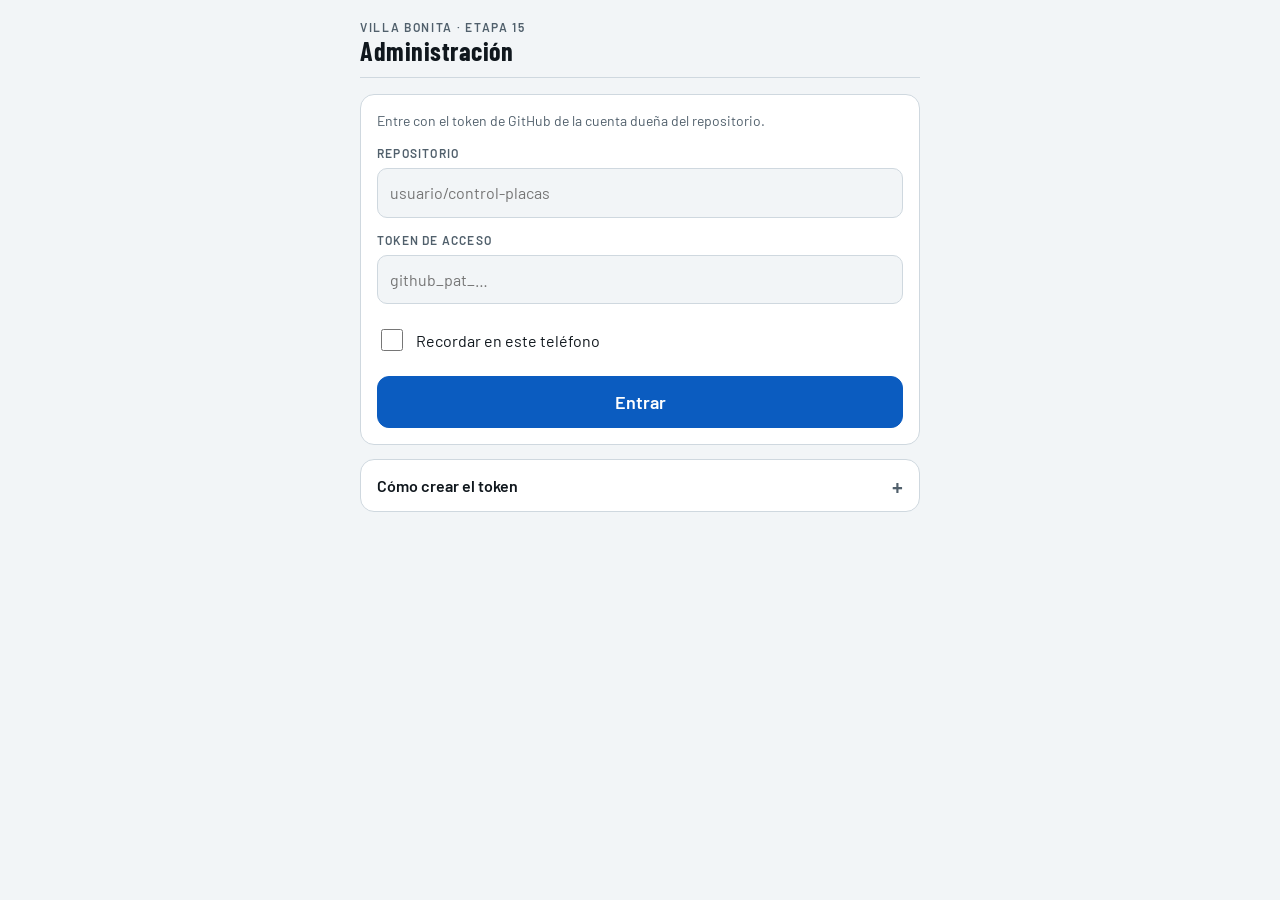
<file: admin.html>
<!doctype html>
<html lang="es">
<head>
<meta charset="utf-8">
<meta name="viewport" content="width=device-width,initial-scale=1,viewport-fit=cover">
<meta name="robots" content="noindex,nofollow">
<title>Administración de Placas</title>
<link rel="stylesheet" href="https://fonts.googleapis.com/css2?family=Barlow+Condensed:wght@500;600;700&family=Barlow:wght@400;500;600&display=swap">
<link rel="stylesheet" href="styles.css">
</head>
<body>
<div id="app"></div>
<script src="config.js"></script>
<script src="admin.js"></script>
</body>
</html>
</file>
<file: styles.css>
/* Diseño: una columna de 560px pensada para el celular del guardia. Cabecera fija con hora y turno, caja de placa arriba, veredicto grande de color debajo. Oscuro por defecto porque se usa de noche. */
:root{
  --bg:#0e1317; --surface:#161d23; --surface-2:#1f2a32; --line:#2b3741;
  --fg:#eef2f5; --muted:#9aa7b2;
  --accent:#6cb4ff; --accent-ink:#06121e;
  --ok:#35d489; --ok-ink:#04160d; --ok-bg:#0f2a1f; --ok-line:#1d5a40;
  --warn:#f2b83c; --warn-ink:#1d1400; --warn-bg:#2d2410; --warn-line:#6b5316;
  --bad:#ff6b6b; --bad-ink:#1f0507; --bad-bg:#301619; --bad-line:#7a2f35;
  --plate-bg:#f4f5f2; --plate-fg:#10171d; --plate-line:#1b2229;
  --font-display:"Barlow Condensed","Arial Narrow",Arial,sans-serif;
  --font-body:"Barlow",system-ui,-apple-system,"Segoe UI",Roboto,sans-serif;
  color-scheme:dark;
}
@media (prefers-color-scheme: light){
  :root:not([data-theme="dark"]){
    --bg:#f2f5f7; --surface:#ffffff; --surface-2:#e8edf1; --line:#cfd8df;
    --fg:#10171d; --muted:#51606c;
    --accent:#0b5cc0; --accent-ink:#ffffff;
    --ok:#12804d; --ok-ink:#ffffff; --ok-bg:#e6f6ee; --ok-line:#8fd1ae;
    --warn:#a46a00; --warn-ink:#ffffff; --warn-bg:#fdf3dc; --warn-line:#e3c277;
    --bad:#c62d2d; --bad-ink:#ffffff; --bad-bg:#fdecec; --bad-line:#eba5a5;
    --plate-bg:#ffffff; --plate-fg:#10171d; --plate-line:#1b2229;
    color-scheme:light;
  }
}
:root[data-theme="light"]{
  --bg:#f2f5f7; --surface:#ffffff; --surface-2:#e8edf1; --line:#cfd8df;
  --fg:#10171d; --muted:#51606c;
  --accent:#0b5cc0; --accent-ink:#ffffff;
  --ok:#12804d; --ok-ink:#ffffff; --ok-bg:#e6f6ee; --ok-line:#8fd1ae;
  --warn:#a46a00; --warn-ink:#ffffff; --warn-bg:#fdf3dc; --warn-line:#e3c277;
  --bad:#c62d2d; --bad-ink:#ffffff; --bad-bg:#fdecec; --bad-line:#eba5a5;
  --plate-bg:#ffffff; --plate-fg:#10171d; --plate-line:#1b2229;
  color-scheme:light;
}
*{box-sizing:border-box}
html{-webkit-text-size-adjust:100%}
body{
  background:var(--bg); color:var(--fg);
  font:16px/1.45 var(--font-body);
  padding-block:0 40px;
  padding-left:max(16px,env(safe-area-inset-left,0px));
  padding-right:max(16px,env(safe-area-inset-right,0px));
}
body::before{content:"";position:fixed;inset:0 0 auto;height:env(safe-area-inset-top,0px);background:var(--bg);z-index:10}
h1,h2,p{margin:0}
.wrap{max-width:560px;margin:0 auto;display:flex;flex-direction:column;gap:16px}
.stack{display:flex;flex-direction:column;gap:14px;min-width:0}
.muted{color:var(--muted);font-size:14px}

/* Cabecera */
.bar{position:sticky;top:env(safe-area-inset-top,0px);z-index:9;background:var(--bg);display:flex;align-items:center;justify-content:space-between;gap:12px;padding-block:12px;border-bottom:1px solid var(--line)}
.brand{min-width:0;display:flex;flex-direction:column;gap:3px}
.brand-e{font:600 12px/1.2 var(--font-body);letter-spacing:.14em;text-transform:uppercase;color:var(--muted);overflow-wrap:anywhere}
.brand-u{font:700 26px/1.05 var(--font-display);letter-spacing:.02em;overflow-wrap:anywhere}
.clock{display:flex;flex-direction:column;align-items:flex-end;gap:6px;flex:none}
.time{font:600 28px/1 var(--font-display);font-variant-numeric:tabular-nums;letter-spacing:.03em}
.shift{font:600 11px/1 var(--font-body);letter-spacing:.1em;text-transform:uppercase;padding:5px 9px;border-radius:999px;border:1px solid var(--line);color:var(--muted)}
.shift.night{background:var(--accent);border-color:var(--accent);color:var(--accent-ink)}

/* Pestañas */
.tabs{display:grid;grid-template-columns:1fr 1fr 1fr;gap:4px;padding:4px;background:var(--surface);border:1px solid var(--line);border-radius:12px}
.tab{appearance:none;border:0;background:transparent;color:var(--muted);font:600 15px/1 var(--font-body);padding:12px 8px;border-radius:9px;min-height:46px;cursor:pointer}
.tab[aria-selected="true"]{background:var(--surface-2);color:var(--fg);box-shadow:inset 0 0 0 1px var(--line)}
.count{display:inline-block;min-width:22px;margin-left:6px;padding:2px 7px;border-radius:999px;background:var(--bg);color:var(--muted);font-size:12px;font-variant-numeric:tabular-nums}

/* Caja de placa */
.plate{display:block;background:var(--plate-bg);border:3px solid var(--plate-line);border-radius:14px;overflow:hidden}
.plate-top{display:block;background:var(--plate-line);color:var(--plate-bg);font:600 11px/1 var(--font-body);letter-spacing:.22em;text-transform:uppercase;text-align:center;padding:7px 0}
.plate input{display:block;width:100%;border:0;outline:0;background:transparent;color:var(--plate-fg);text-align:center;font:700 clamp(46px,15vw,68px)/1.1 var(--font-display);letter-spacing:.06em;padding:8px 8px 10px;text-transform:uppercase;font-variant-numeric:tabular-nums;border-radius:0}
.plate input::placeholder{color:#b3b8b2;opacity:1}
.plate:focus-within{outline:3px solid var(--accent);outline-offset:3px}

/* Botones */
.actions{display:grid;grid-template-columns:1fr auto;gap:8px}
.actions.two{grid-template-columns:1fr 1fr}
.btn{appearance:none;border:1px solid var(--line);background:var(--surface-2);color:var(--fg);font:600 16px/1 var(--font-body);min-height:52px;padding:0 18px;border-radius:12px;cursor:pointer}
.btn.primary{background:var(--accent);border-color:var(--accent);color:var(--accent-ink);font-size:18px}
.btn.danger{color:var(--bad);border-color:var(--bad-line)}
.btn.small{min-height:42px;font-size:14px;padding:0 14px}
.btn:disabled{opacity:.45;cursor:not-allowed}
button:focus-visible,input:focus-visible,textarea:focus-visible,summary:focus-visible{outline:3px solid var(--accent);outline-offset:2px}
.plate input:focus-visible{outline:0}

/* Veredicto */
.res{border-radius:16px;overflow:hidden;border:1px solid var(--line);background:var(--surface)}
.band{display:flex;gap:14px;align-items:center;padding:18px 16px}
.band svg{flex:none;width:54px;height:54px}
.verdict{font:700 clamp(34px,10.5vw,46px)/1 var(--font-display);text-transform:uppercase;letter-spacing:.02em}
.sub{font:500 15px/1.3 var(--font-body);margin-top:6px}
.res .body{padding:16px;display:flex;flex-direction:column;gap:14px}
.res.ok{border-color:var(--ok-line)} .res.ok .band{background:var(--ok);color:var(--ok-ink)} .res.ok .body{background:var(--ok-bg)}
.res.warn{border-color:var(--warn-line)} .res.warn .band{background:var(--warn);color:var(--warn-ink)} .res.warn .body{background:var(--warn-bg)}
.res.bad{border-color:var(--bad-line)} .res.bad .band{background:var(--bad);color:var(--bad-ink)} .res.bad .body{background:var(--bad-bg)}
.chip{display:inline-block;align-self:flex-start;background:var(--plate-bg);color:var(--plate-fg);border:2px solid var(--plate-line);border-radius:8px;font:700 28px/1 var(--font-display);letter-spacing:.06em;padding:6px 12px;font-variant-numeric:tabular-nums;white-space:nowrap}
.kv{display:grid;grid-template-columns:auto minmax(0,1fr);gap:8px 16px;margin:0}
.kv dt{color:var(--muted);font-size:12px;font-weight:600;text-transform:uppercase;letter-spacing:.1em;padding-top:3px}
.kv dd{margin:0;min-width:0;overflow-wrap:anywhere;font-weight:500;font-size:17px}
.tag-ex{font-size:14px;color:var(--warn);font-weight:600}
.near-t{font-size:14px;color:var(--muted);margin-bottom:8px}

/* Listas */
.rows{list-style:none;margin:0;padding:0;display:flex;flex-direction:column;gap:8px}
.row{display:grid;grid-template-columns:auto minmax(0,1fr) auto;gap:12px;align-items:center;width:100%;text-align:left;background:var(--surface);border:1px solid var(--line);border-radius:12px;padding:10px 12px;color:var(--fg);font:inherit;min-height:58px}
button.row{cursor:pointer}
.row .chip{font-size:20px;padding:4px 8px;border-width:2px}
.row-main{min-width:0;display:flex;flex-direction:column}
.row-main b{font-weight:600;overflow-wrap:anywhere}
.row-main span{color:var(--muted);font-size:14px;overflow-wrap:anywhere}
.pills{display:flex;flex-direction:column;gap:4px;align-items:flex-end}
.pill{display:inline-block;font:600 11px/1 var(--font-body);letter-spacing:.08em;text-transform:uppercase;padding:5px 8px;border-radius:999px;border:1px solid var(--line);color:var(--muted);white-space:nowrap}
.pill.ok{color:var(--ok);border-color:var(--ok-line)}
.pill.warn{color:var(--warn);border-color:var(--warn-line)}
.pill.bad{color:var(--bad);border-color:var(--bad-line)}
.empty{padding:18px 4px;color:var(--muted);text-align:center;list-style:none}
.sumrow{display:flex;align-items:baseline;justify-content:space-between;gap:12px;flex-wrap:wrap}
.sumrow h2{font:700 24px/1.1 var(--font-display);letter-spacing:.02em}
.notice{border:1px solid var(--line);background:var(--surface);border-radius:12px;padding:12px 14px;font-size:14px;display:flex;flex-direction:column;gap:10px;align-items:flex-start}
.notice.warn{border-color:var(--warn-line);background:var(--warn-bg)}
.fresh{font-size:13px;color:var(--muted)}
.fresh.warn{color:var(--warn);font-weight:600}

/* Formularios */
.field{display:flex;flex-direction:column;gap:6px;min-width:0}
.field label{font-size:12px;font-weight:600;letter-spacing:.1em;text-transform:uppercase;color:var(--muted)}
.field input,.field textarea{width:100%;background:var(--bg);color:var(--fg);border:1px solid var(--line);border-radius:10px;padding:12px;font:inherit;font-size:16px;min-height:48px}
.field textarea{resize:vertical;font-family:ui-monospace,Menlo,Consolas,monospace;font-size:14px;min-height:96px}
.field input[type="file"]{padding:10px}
.check{display:flex;gap:10px;align-items:center;min-height:44px}
.check input{width:22px;height:22px;accent-color:var(--accent);flex:none}
.err{color:var(--bad);font-weight:600;font-size:14px}
details.panel{border:1px solid var(--line);border-radius:14px;background:var(--surface)}
details.panel>summary{list-style:none;cursor:pointer;padding:14px 16px;font-weight:600;min-height:50px;display:flex;align-items:center;justify-content:space-between;gap:12px}
details.panel>summary::-webkit-details-marker{display:none}
details.panel>summary::after{content:"+";color:var(--muted);font-size:22px;line-height:1}
details.panel[open]>summary::after{content:"\2212"}
details.panel[open]>summary{border-bottom:1px solid var(--line)}
.panel-body{padding:16px;display:flex;flex-direction:column;gap:14px}
.logrow{display:grid;grid-template-columns:auto auto minmax(0,1fr);gap:10px;align-items:center}
.logrow .lt{font:600 16px/1 var(--font-display);color:var(--muted);font-variant-numeric:tabular-nums;letter-spacing:.04em}
.logrow .chip{font-size:20px;padding:3px 8px}
.logrow .pill{justify-self:end}

/* Aviso flotante */
.toast{position:fixed;left:0;right:0;bottom:0;z-index:20;padding:14px max(16px,env(safe-area-inset-right,0px)) calc(14px + env(safe-area-inset-bottom,0px)) max(16px,env(safe-area-inset-left,0px));background:var(--surface-2);color:var(--fg);border-top:1px solid var(--line);font-weight:600;text-align:center}
.toast.bad{background:var(--bad);color:var(--bad-ink);border-color:var(--bad)}
@media (prefers-reduced-motion: no-preference){
  .res{animation:rise .16s ease-out}
  @keyframes rise{from{transform:translateY(6px);opacity:.4}to{transform:none;opacity:1}}
}
.btn-link{display:inline-block;text-decoration:none;text-align:center;line-height:52px}
.steps{margin:0;padding-left:20px;display:flex;flex-direction:column;gap:6px}
[hidden]{display:none!important}

.field select{width:100%;background:var(--bg);color:var(--fg);border:1px solid var(--line);border-radius:10px;padding:12px;font:inherit;font-size:16px;min-height:48px}
.vcard,.vbanner{border:1px solid var(--accent);background:var(--surface);border-radius:14px;padding:14px;display:flex;flex-direction:column;gap:12px}
.vbanner{margin-bottom:12px}
.vbanner p{margin:0}
.vhead{display:flex;align-items:center;justify-content:space-between;gap:10px}
.vhead b{font:700 24px/1.1 var(--font-display);letter-spacing:.02em;overflow-wrap:anywhere}
.vbadge{background:var(--accent);color:var(--accent-ink)}
.toast.visit{background:var(--accent);color:var(--accent-ink);cursor:pointer;font-size:17px}
.tab{padding-inline:4px}
</file>
